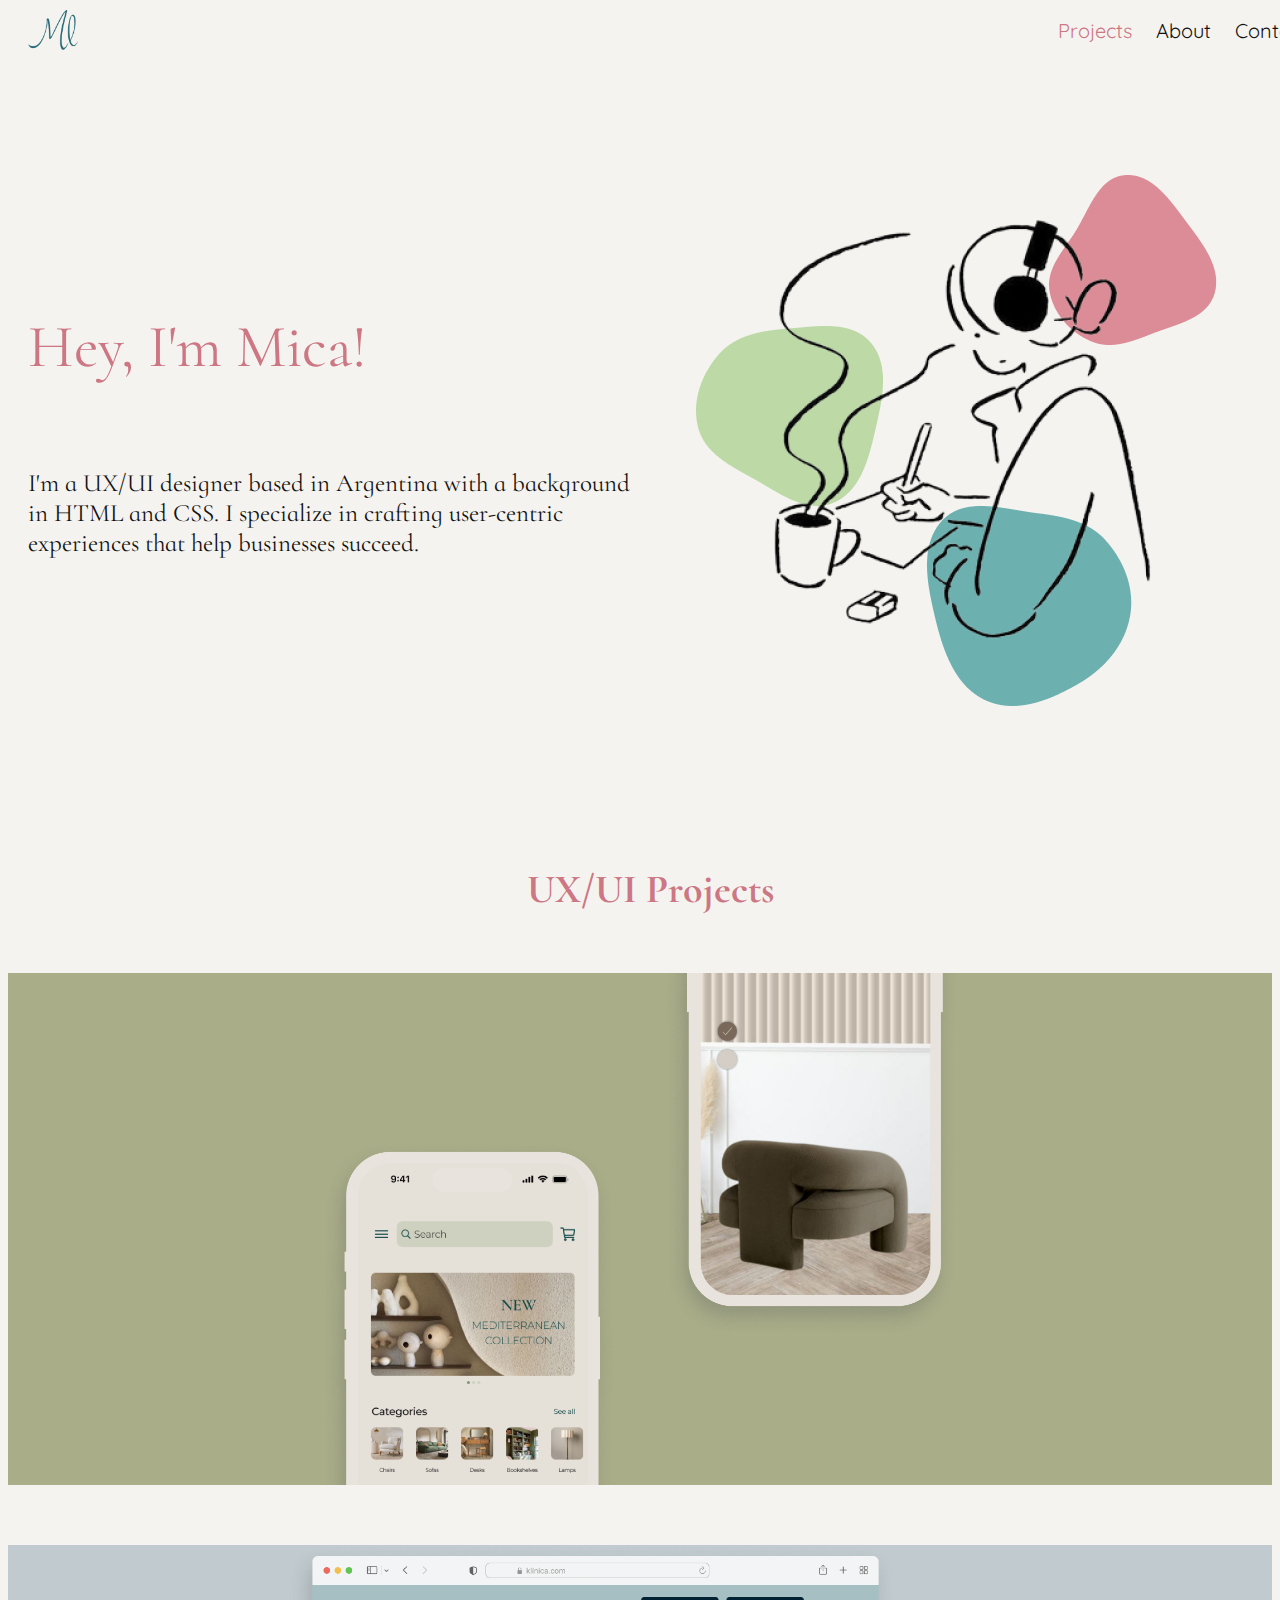
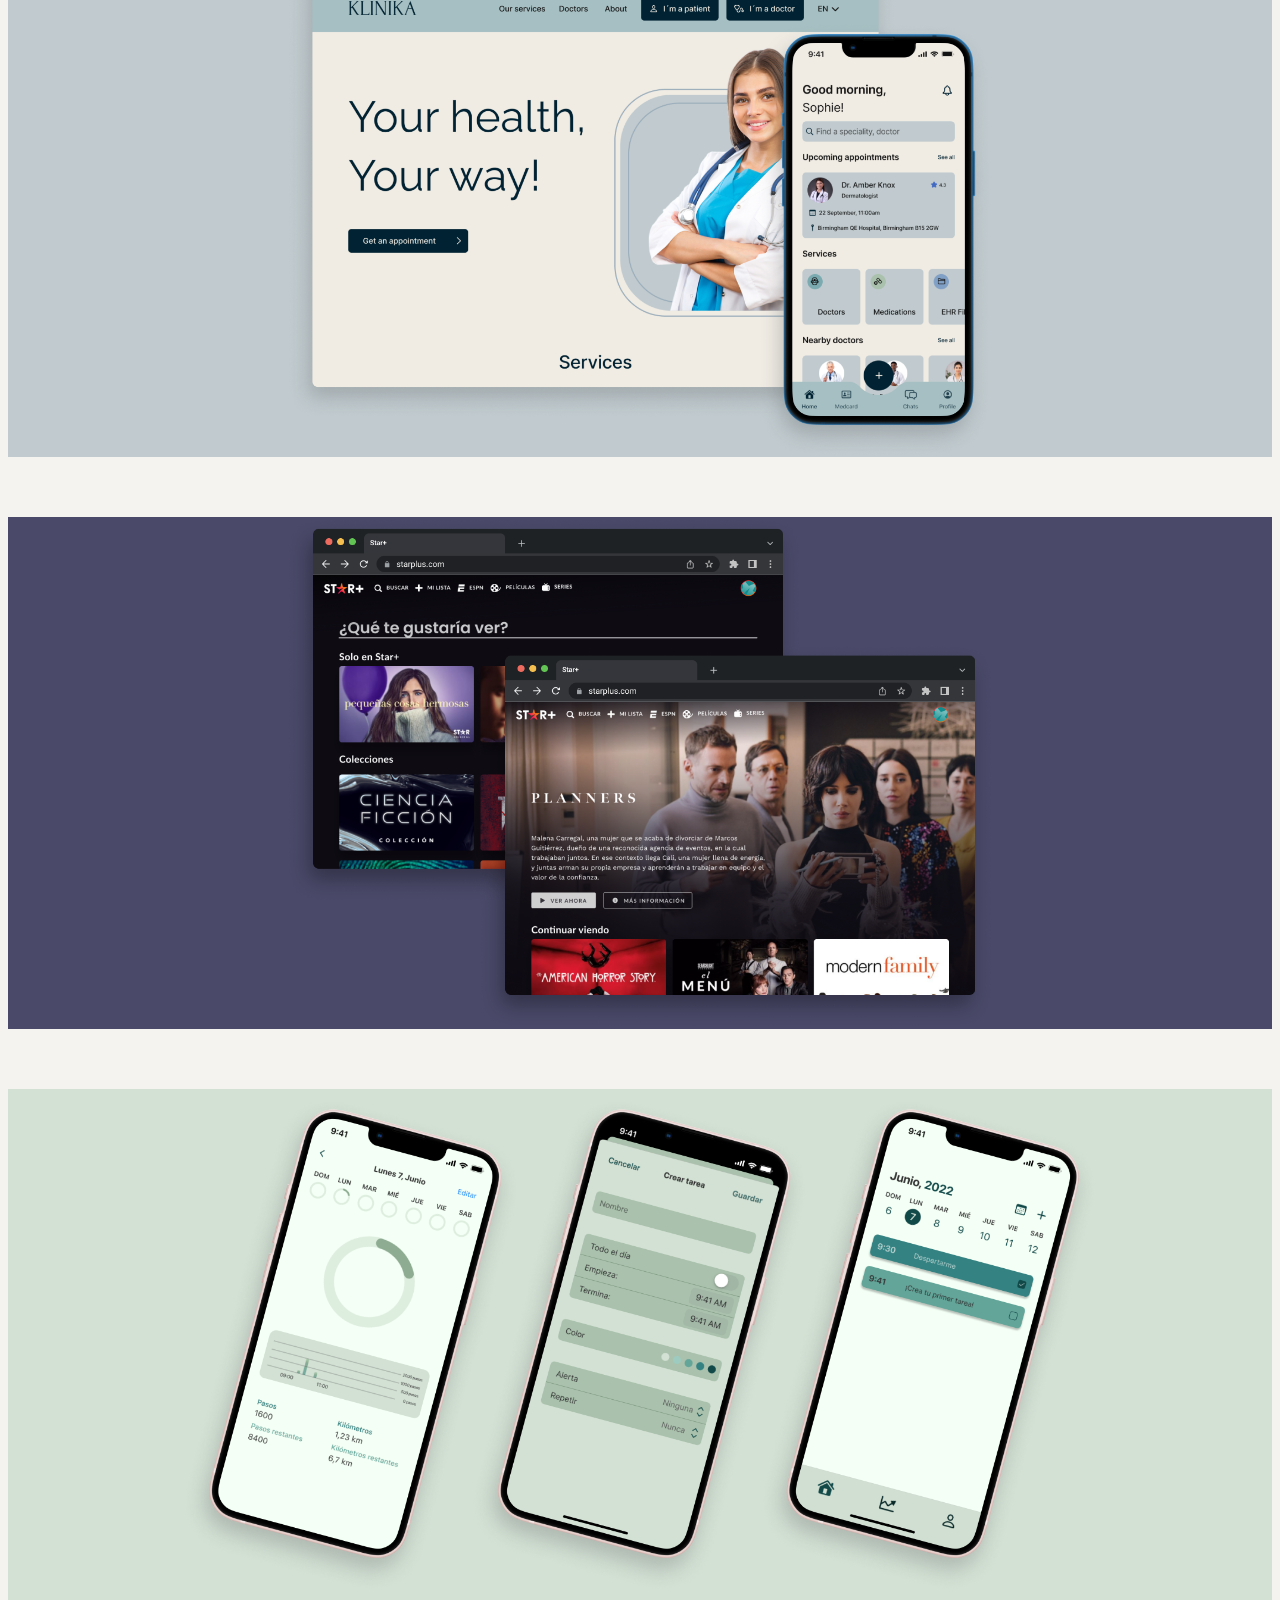
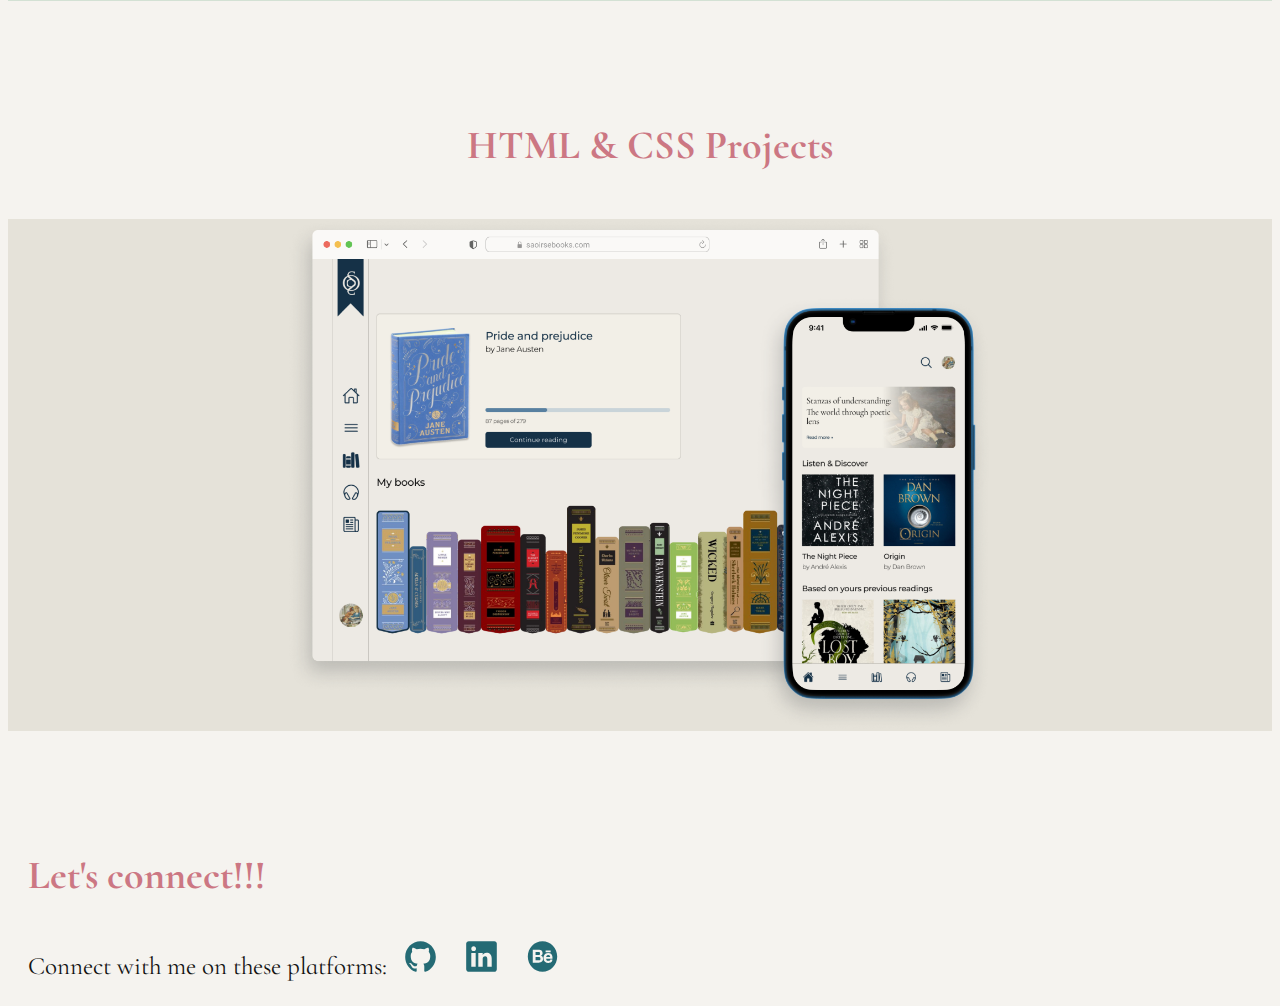
<file: index.html>
<!DOCTYPE html>
<html lang="en">

    <head>
        <meta charset="utf-8" />
        <meta name="viewport" content="width=device-width, initial-scale=1" />
        <meta name="description"
        content="Acá poner una DESCRIPCION DEL CONTENIDO DE LA PAGINA" />
        <meta name="keywords"
        content="Acá poner PALABRAS CLAVE PARA LOS BUSCADORES" />
        <title>Home</title>
        <link href="https://cdn.jsdelivr.net/npm/bootstrap@5.1.3/dist/css/bootstrap.min.css" rel="stylesheet"
        integrity="sha384-1BmE4kWBq78iYhFldvKuhfTAU6auU8tT94WrHftjDbrCEXSU1oBoqyl2QvZ6jIW3" crossorigin="anonymous" />
        <link rel="stylesheet" type="text/css" href="css/styles.css" />
    </head>

    <body>
        <header>
            <div class="logo">
                <img src="./img/logo.png" alt="logo" class="logo">
            </div>
            <nav>
                <a href="#" class="active">Projects</a>
                <a href="#">About</a>
                <a href="#">Contact</a>
            </nav>
        </header>

        <div class="intro">
            <div class="text1">
                    <p>Hey, I'm Mica!</p>
            </div>
            <div class="text2">
                    <p>I'm a UX/UI designer based in Argentina with a background in HTML and CSS. I specialize in crafting user-centric experiences that help businesses succeed.</p>
            </div>
            <div class="img1">            
                <img src="./img/intro.png" alt="introimg" class="introimg">
            </div>
        </div>
        
        <div class="container">
            <h3 class="title2">UX/UI Projects </h3>
        </div>

        <a href="loom.html" class="container-link">
            <div class="container">
                <div class="loom">
                    <img src="img/loom.png"  alt="Original Image" class="original-image">
                    <img src="img/loom2.png" alt="Replace  Image" class="replacement-image hidden">
                </div>
            </div>
        </a>

        <a href="klinica.html" class="container-link">
           <div class="container">
               <div class="klinica">
                <img src="img/klinca.png"   alt="Original Image" class="original-image">
                <img src="img/klinica2.png" alt="Replace  Image" class="replacement-image hidden">
              </div>
          </div>
        </a>

        <div class="container">
            <div class="star">
                <img src="img/star.png"   alt="Original Image" class="original-image">
                <img src="img/star2.png" alt="Replace  Image" class="replacement-image hidden">
            </div>
        </div>

        <div class="container">
            <div class="intime">
                <img src="img/intime.png"   alt="Original Image" class="original-image">
                <img src="img/intime2.png" alt="Replace  Image" class="replacement-image hidden">
            </div>
        </div>

        <div class="title, container">
            <h3 class="title2">HTML & CSS Projects</h3>
        </div>

        <div class="container">
            <div class="saoirse">
                <img src="img/saoirse.png"   alt="Original Image" class="original-image">
                <img src="img/saoirse2.png" alt="Replace  Image" class="replacement-image hidden">
            </div>
        </div>

        <footer>
            <h3>Let's connect!!!</h3>
            <p class="text2">Connect with me on these platforms:
              <a href="https://github.com/micalemina"><img src="./img/github.svg" alt="github" class="icon"></a>
              <a href="https://www.linkedin.com/in/micaela-lemi%C3%B1a-6339a3241/"><img src="./img/linkedin.svg" alt="linkedin" class="icon"></a>
              <a href=""><img src="./img/behance.svg" alt="behance" class="icon"></a>
            </p>
        </footer>

        <script>
            // JavaScript to handle image replacement on hover for multiple divs
            document.addEventListener('DOMContentLoaded', function () {
                function handleImageReplacement(imageContainerClass, originalImageClass, replacementImageClass) {
                    const imageContainer = document.querySelector('.' + imageContainerClass);
                    const originalImage = imageContainer.querySelector('.' + originalImageClass);
                    const replacementImage = imageContainer.querySelector('.' + replacementImageClass);
    
                    imageContainer.addEventListener('mouseenter', function () {
                        originalImage.classList.add('hidden');
                        replacementImage.classList.remove('hidden');
                    });
    
                    imageContainer.addEventListener('mouseleave', function () {
                        originalImage.classList.remove('hidden');
                        replacementImage.classList.add('hidden');
                    });
                }
                handleImageReplacement('loom', 'original-image', 'replacement-image');
                handleImageReplacement('klinica', 'original-image', 'replacement-image');
                handleImageReplacement('star', 'original-image', 'replacement-image');
                handleImageReplacement('intime', 'original-image', 'replacement-image');
                handleImageReplacement('saoirse', 'original-image', 'replacement-image');
            });
        </script>

        <script src="https://cdn.jsdelivr.net/npm/@popperjs/core@2.10.2/dist/umd/popper.min.js"
            integrity="sha384-7+zCNj/IqJ95wo16oMtfsKbZ9ccEh31eOz1HGyDuCQ6wgnyJNSYdrPa03rtR1zdB" crossorigin="anonymous">
        </script>
        <script src="https://cdn.jsdelivr.net/npm/bootstrap@5.1.3/dist/js/bootstrap.min.js"
            integrity="sha384-QJHtvGhmr9XOIpI6YVutG+2QOK9T+ZnN4kzFN1RtK3zEFEIsxhlmWl5/YESvpZ13" crossorigin="anonymous">
        </script>
    </body>
</html>
</file>
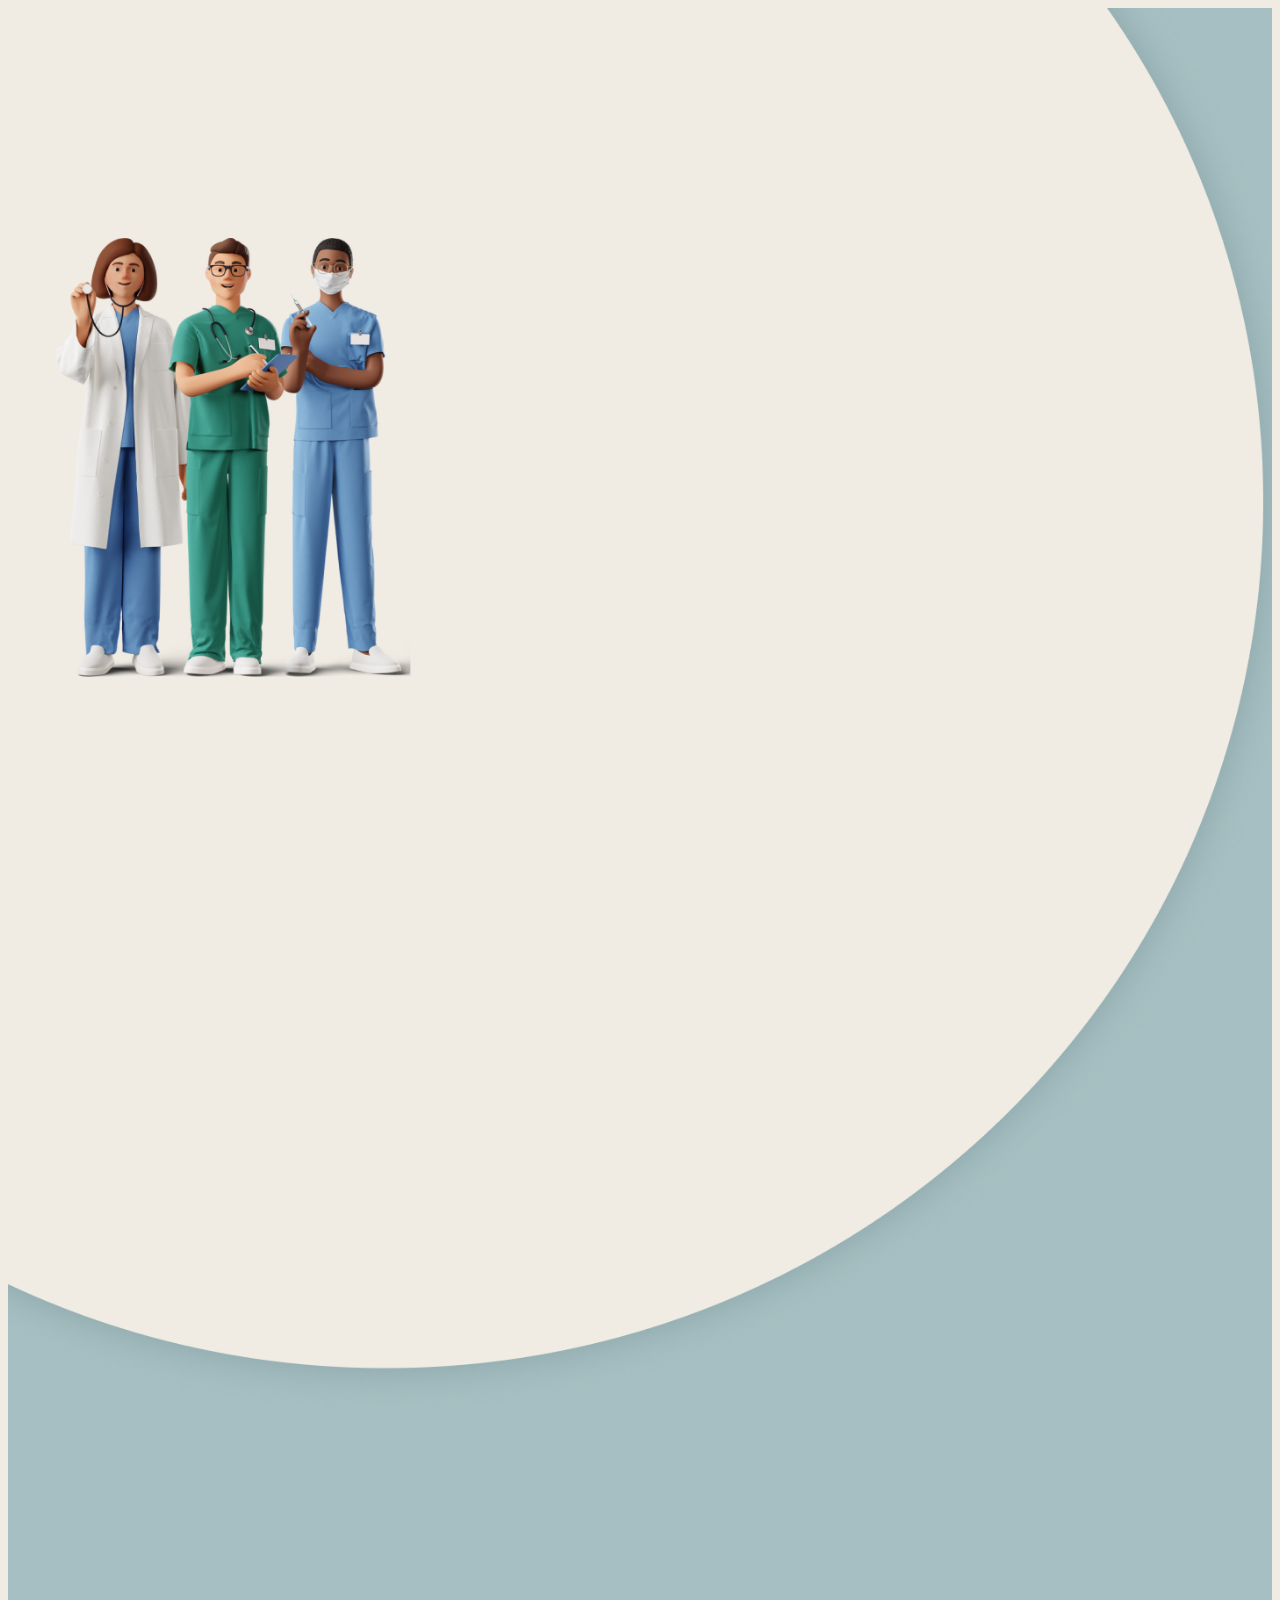
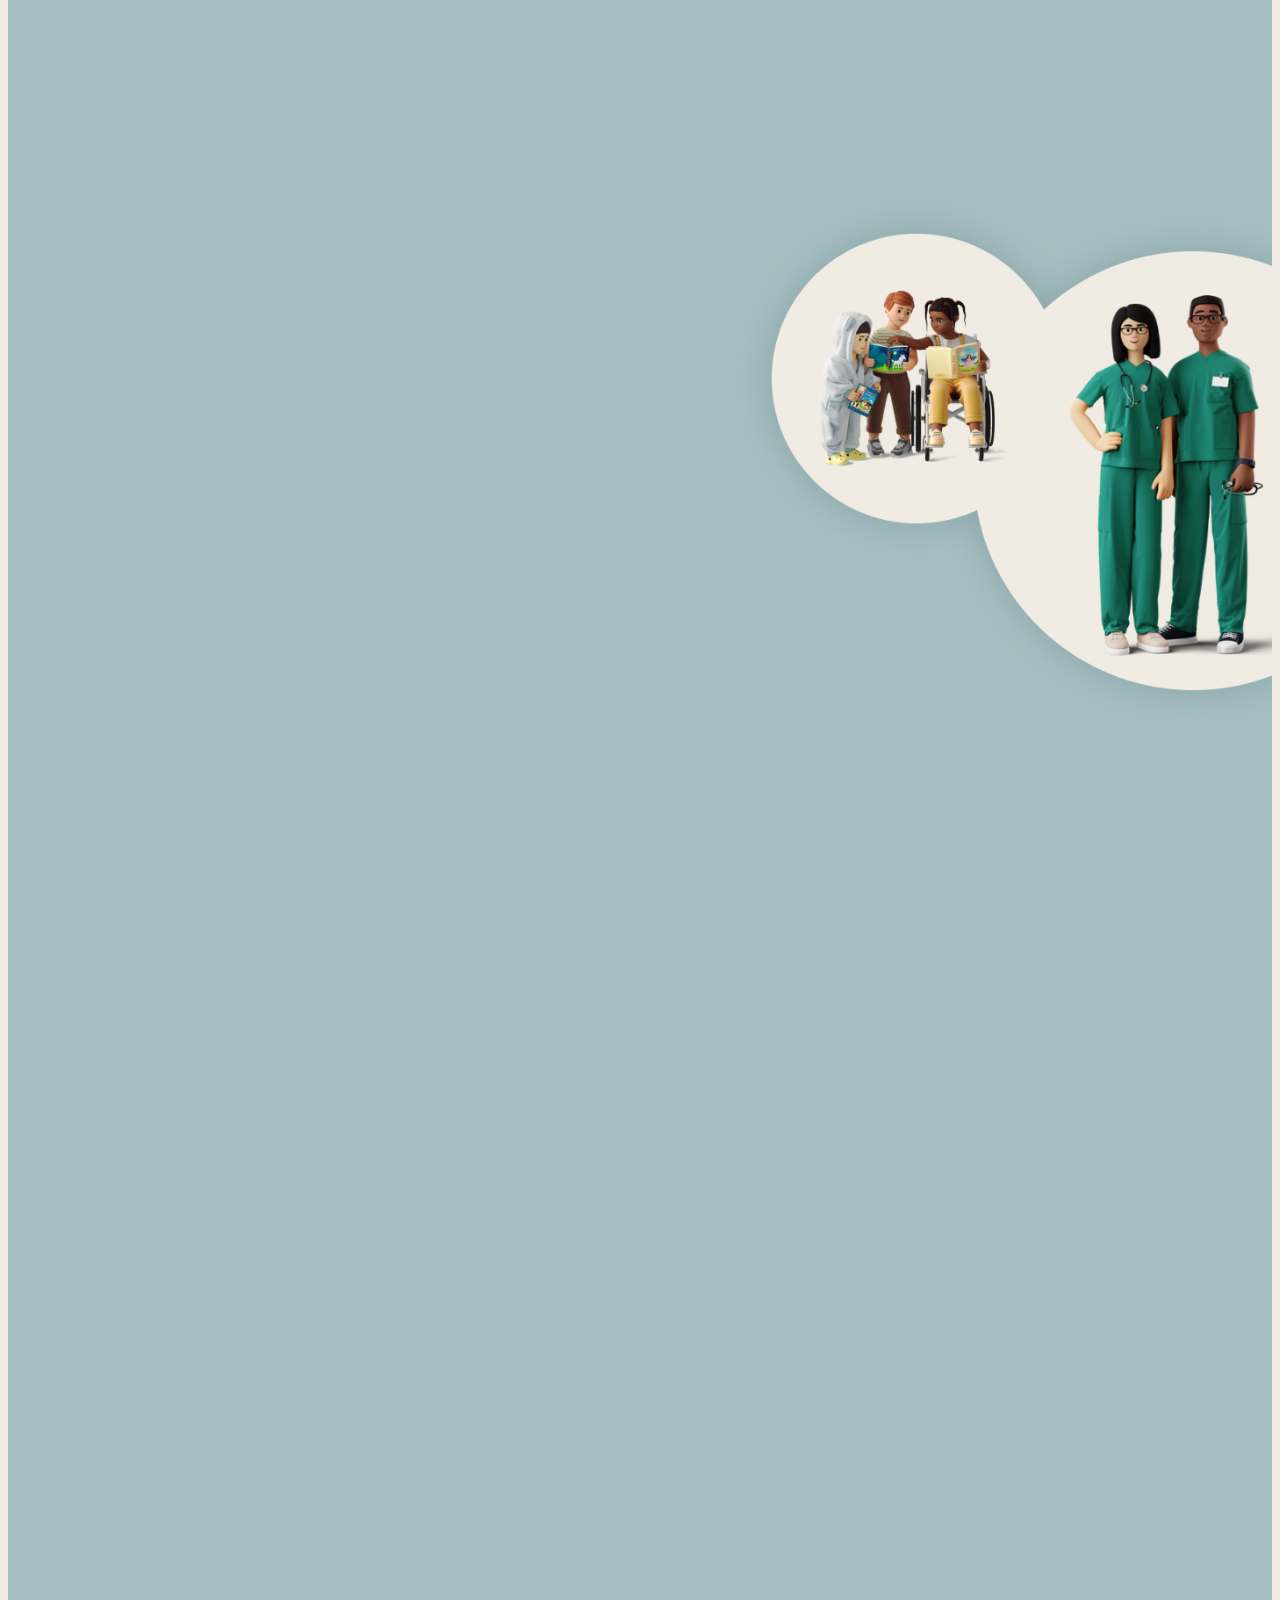
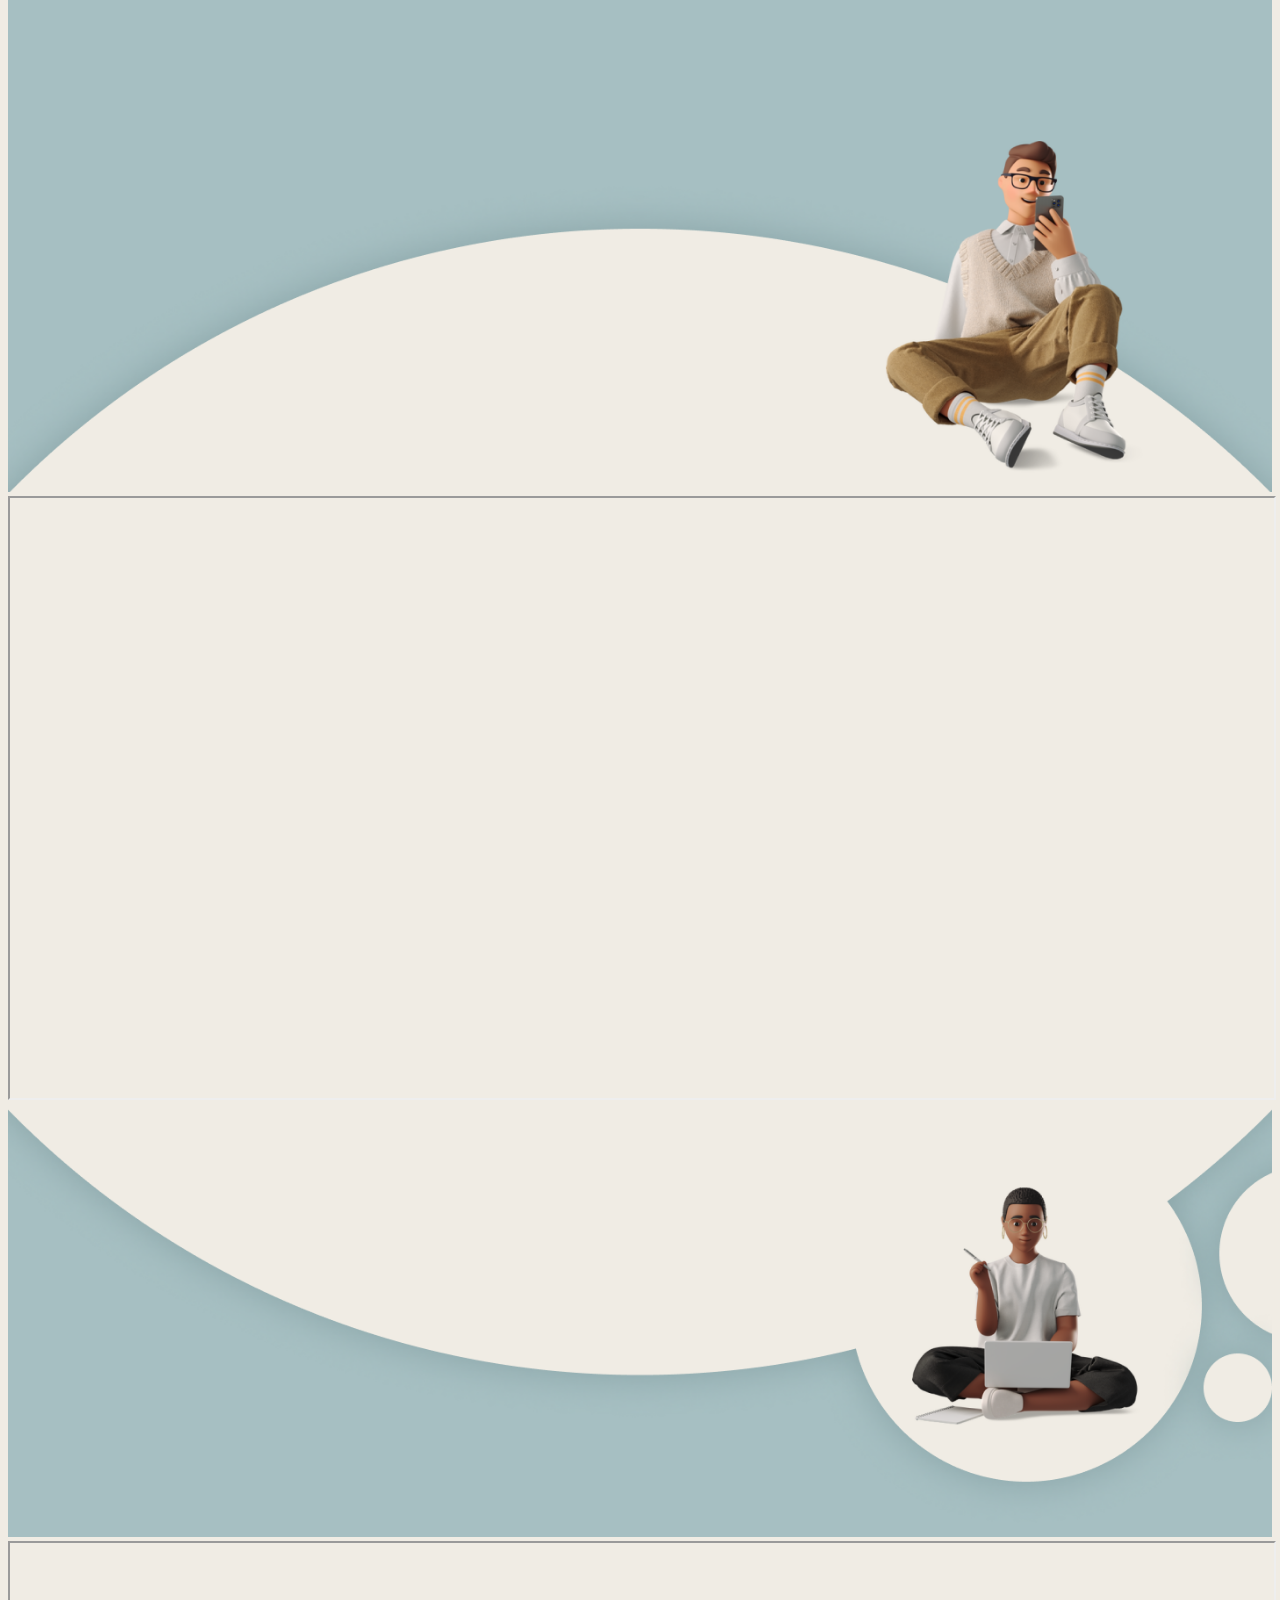
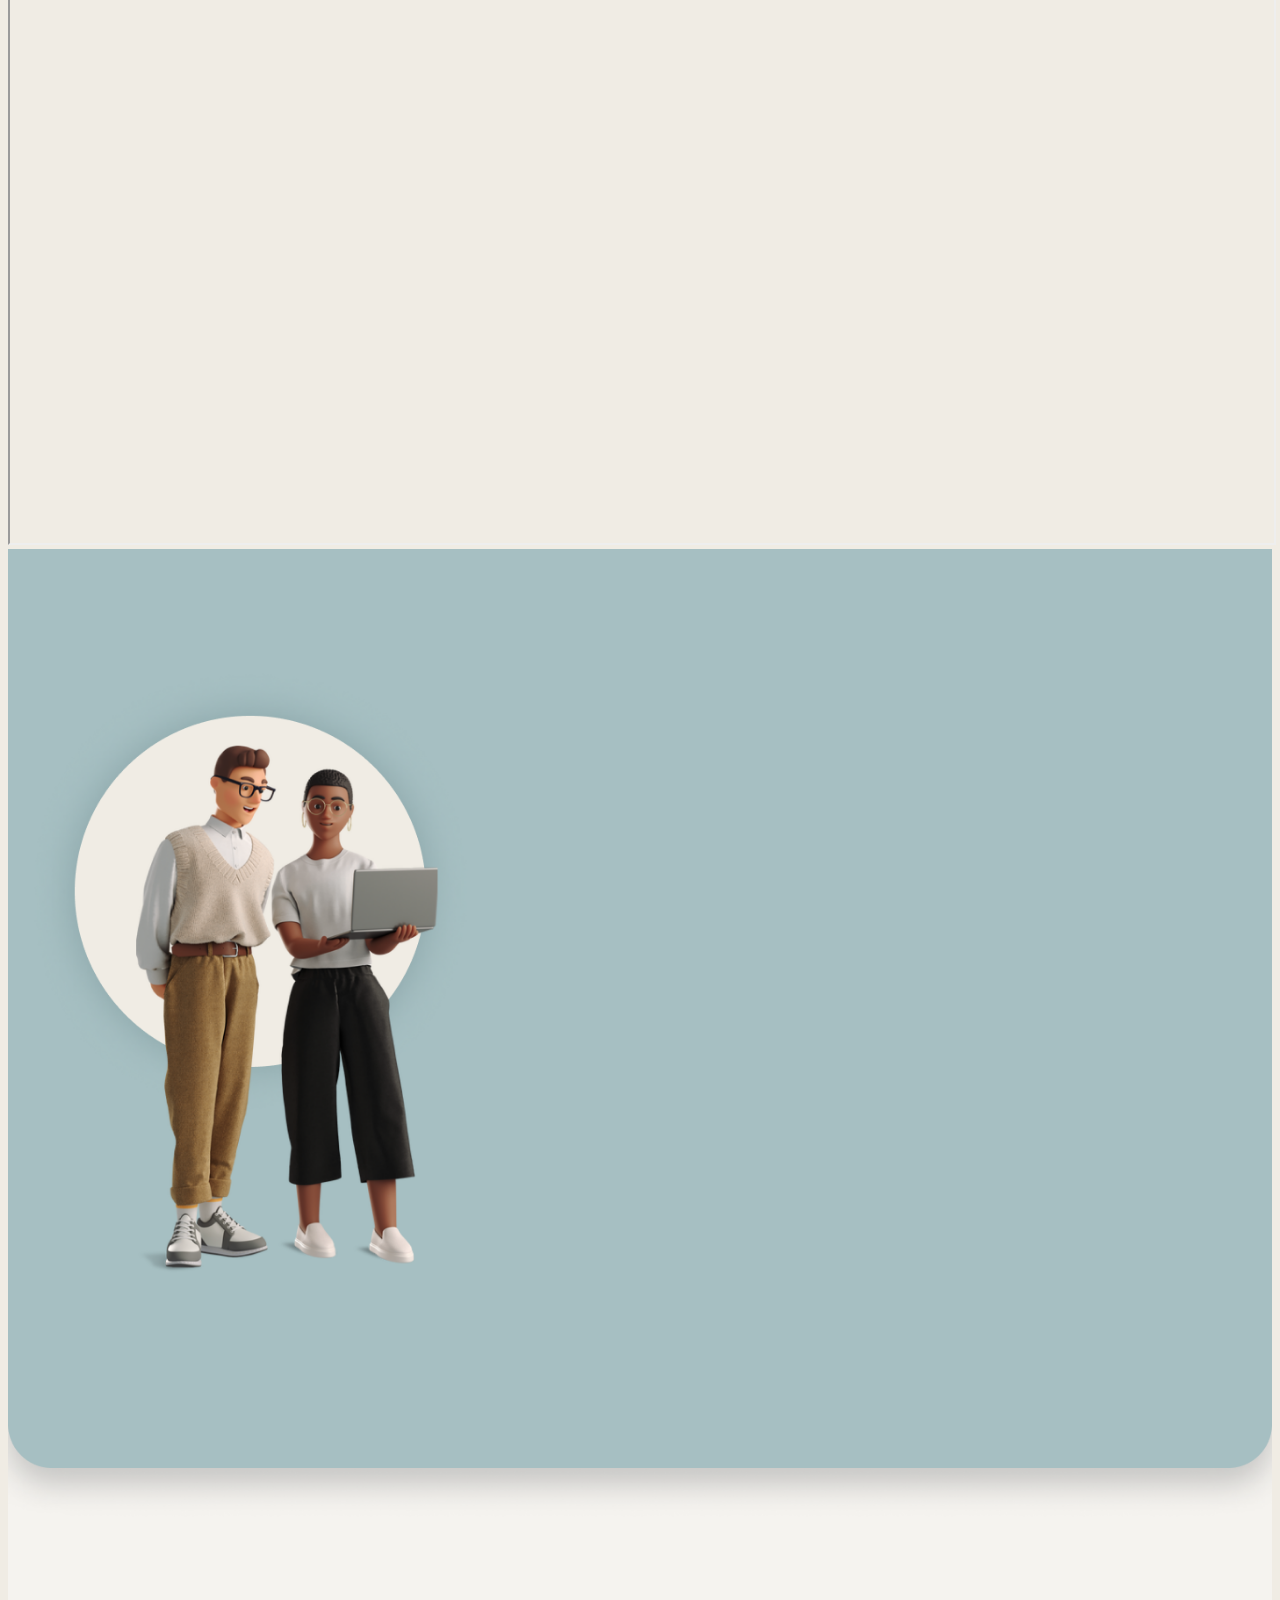
<file: klinica.html>
<!DOCTYPE html>
<html lang="en">

    <head>
        <meta charset="utf-8" />
        <meta name="viewport" content="width=device-width, initial-scale=1" />
        <meta name="description"
        content="Acá poner una DESCRIPCION DEL CONTENIDO DE LA PAGINA" />
        <title>Klinica</title>
        <link href="https://cdn.jsdelivr.net/npm/bootstrap@5.1.3/dist/css/bootstrap.min.css" rel="stylesheet"
        integrity="sha384-1BmE4kWBq78iYhFldvKuhfTAU6auU8tT94WrHftjDbrCEXSU1oBoqyl2QvZ6jIW3" crossorigin="anonymous" />
        <link rel="stylesheet" type="text/css" href="css/klinica.css" />
    </head>

    <body>
        <img src="./img/klinica/background1.png" alt="background1" class="background">

        <iframe class="prototype"
            src="https://www.figma.com/embed?embed_host=share&amp;url=https%3A%2F%2Fwww.figma.com%2Fproto%2FbRdQnlyWWehoRQbuwGENaJ%2FKlinika%3Fpage-id%3D437%253A2778%26type%3Ddesign%26node-id%3D447-739%26viewport%3D261%252C267%252C0.12%26t%3DayQuwbn2NV5GqH5i-1%26scaling%3Dscale-down%26starting-point-node-id%3D447%253A739%26mode%3Ddesign"
            allowfullscreen>
        </iframe>

        <img src="./img/klinica/Background2.png" alt="background2" class="background">

        <iframe class="prototype"
            src="https://www.figma.com/embed?embed_host=share&url=https%3A%2F%2Fwww.figma.com%2Fproto%2FbRdQnlyWWehoRQbuwGENaJ%2FKlinika%3Fpage-id%3D437%253A2779%26type%3Ddesign%26node-id%3D799-1862%26viewport%3D419%252C220%252C0.07%26t%3DfuFPRXOD5KGaqM8W-1%26scaling%3Dscale-down-width%26mode%3Ddesign" 
            allowfullscreen>
        </iframe>

        <img src="./img/klinica/background3.png" alt="background3" class="background">

        <script src="https://cdn.jsdelivr.net/npm/@popperjs/core@2.10.2/dist/umd/popper.min.js"
            integrity="sha384-7+zCNj/IqJ95wo16oMtfsKbZ9ccEh31eOz1HGyDuCQ6wgnyJNSYdrPa03rtR1zdB" crossorigin="anonymous">
        </script>
        <script src="https://cdn.jsdelivr.net/npm/bootstrap@5.1.3/dist/js/bootstrap.min.js"
            integrity="sha384-QJHtvGhmr9XOIpI6YVutG+2QOK9T+ZnN4kzFN1RtK3zEFEIsxhlmWl5/YESvpZ13" crossorigin="anonymous">
        </script>
    </body>
</html>
</file>
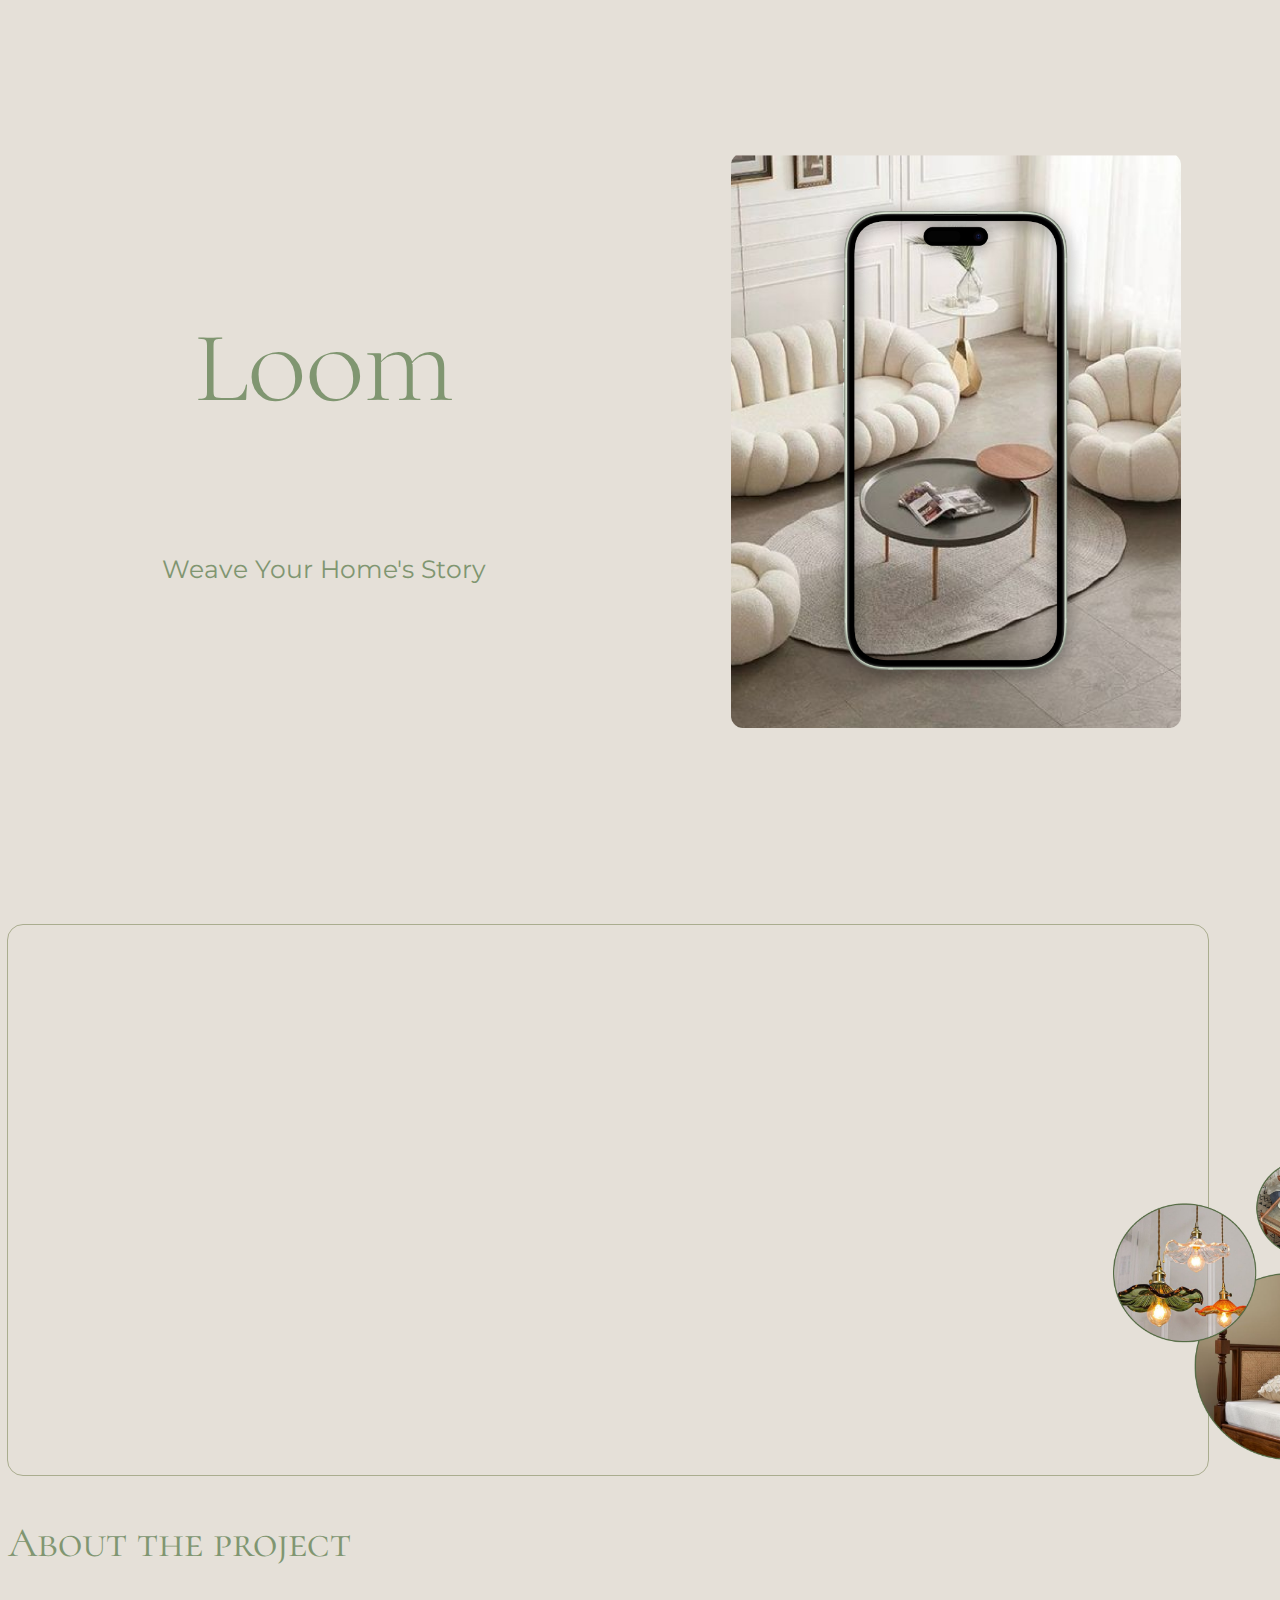
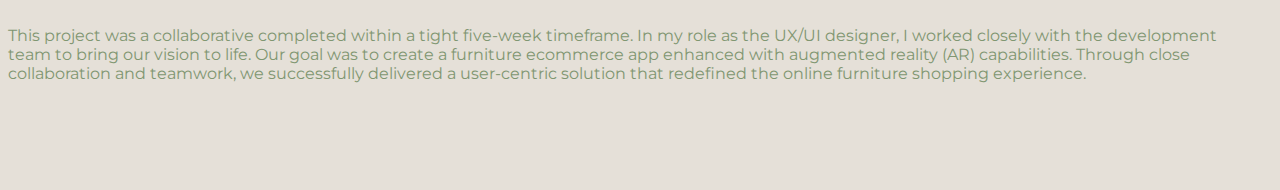
<file: loom.html>
<!DOCTYPE html>
<html lang="en">

    <head>
        <meta charset="utf-8" />
        <meta name="viewport" content="width=device-width, initial-scale=1" />
        <meta name="description"
        content="Acá poner una DESCRIPCION DEL CONTENIDO DE LA PAGINA" />
        <title>Loom</title>
        <link href="https://cdn.jsdelivr.net/npm/bootstrap@5.1.3/dist/css/bootstrap.min.css" rel="stylesheet"
        integrity="sha384-1BmE4kWBq78iYhFldvKuhfTAU6auU8tT94WrHftjDbrCEXSU1oBoqyl2QvZ6jIW3" crossorigin="anonymous" />
        <link rel="stylesheet" type="text/css" href="css/loom.css" />
    </head>

    <body>
        <div class="intro">
            <div class="text1">
                    <p>Loom</p>
            </div>
            <div class="text2">
                    <p>Weave Your Home's Story</p>
            </div>
            <div class="img1">            
                <img src="./img/loom/Cover.png" alt="coverimg" class="coverimg">
            </div>
        </div>
      
        <div class="container">
            <div class="about"></div>
               <div class="title">
                   <p>About the project</p>
               </div>
               <div class="text">
                   <p>This project was a collaborative completed within a tight
                    five-week timeframe. In my role as the UX/UI designer, I 
                    worked closely with the development team to bring our
                    vision to life. Our goal was to create a furniture 
                    ecommerce app enhanced with augmented reality (AR) 
                    capabilities. Through close collaboration and teamwork,
                     we successfully delivered a user-centric solution that
                    redefined the online furniture shopping experience.</p>
               </div>
               <div class="img1">            
                  <img src="./img/loom/About.png" alt="aboutimg" class="aboutimg">
              </div>
            </div>
        </div>

        <script src="https://cdn.jsdelivr.net/npm/@popperjs/core@2.10.2/dist/umd/popper.min.js"
            integrity="sha384-7+zCNj/IqJ95wo16oMtfsKbZ9ccEh31eOz1HGyDuCQ6wgnyJNSYdrPa03rtR1zdB" crossorigin="anonymous">
        </script>
        <script src="https://cdn.jsdelivr.net/npm/bootstrap@5.1.3/dist/js/bootstrap.min.js"
            integrity="sha384-QJHtvGhmr9XOIpI6YVutG+2QOK9T+ZnN4kzFN1RtK3zEFEIsxhlmWl5/YESvpZ13" crossorigin="anonymous">
        </script>
    </body>
</html>
</file>
<file: css/styles.css>
@import url(https://fonts.googleapis.com/css?family=Quicksand:300,regular,500,600,700);
@import url(https://fonts.googleapis.com/css?family=Cormorant:300,regular,500,600,700,300italic,italic,500italic,600italic,700italic);
@import url(https://fonts.googleapis.com/css?family=Cormorant+Infant:300,300italic,regular,italic,500,500italic,600,600italic,700,700italic);

body {
    background-color: #F5F3EF;
}

header {
   display: flex;
   justify-content: space-between;
   align-items: center;
   padding: 10px 20px;
   background-color: #F5F3EF;
   top: 0;
   position: fixed;
   width: 100%;
}

.logo {
   height: 40px; 
   width: 50px;
}

nav a {
   font-family: 'Quicksand';
   text-decoration: none;
   color: #121212;
   font-size: 20px;
   margin-left: 20px;
}

nav a.active {
   color: #cc7783;
}

nav a.active:hover {
    color: #246A74;
 }

nav a:hover {
   color: #cc7783;
}

.intro {
   display: grid;
   grid-template-columns: 1fr 1fr 1fr 1fr;
   grid-template-rows: 1fr 1fr 1fr 1fr;
   height: 85vh;
   margin-top: 60px;
}

.text1 {
   font-family: 'Cormorant';
   color: #cc7783;
   font-size: 60px;
   font-weight: 'semibold';
   align-items: center;
   grid-column: 1 / 3;
   grid-row: 2 / 3;
   margin-left: 20px;
}

.text2 {
   font-family: 'Cormorant Infant';
   color: #121212;
   font-size: 25px;
   align-items: center;
   grid-column: 1 / 3;
   grid-row: 3 / 4;
   margin-left: 20px;
}

.img1 {
   grid-column: 3 / 5;
   grid-row: 1 / 5;
   align-self: center;
   justify-self: center;
}

.introimg{
   width: 100%;
   max-height: 70vh;
   max-width: 50vw;
}

h3 {
   font-family: 'Cormorant';
   color: #cc7783;
   font-size: 40px;
   margin-left: 20px;
}

.title2 {
    text-align: center;  
    margin-bottom: 30px;
}

.icon {
    height: 35px;
    width: 35px;
    margin-right: 10px;
    margin-left: 10px;
}

.icon:hover {
    height: 40px;
    width: 40px;
}

.container {
    display: flex;
    justify-content: center;
}

.loom {
    overflow: hidden;
    height: 40vw; 
    width: 100%; 
    background-color: #A9AD88; 
    margin-top: 30px;
    margin-bottom: 30px;
    display: flex;
    justify-content: center;
}

.hidden {
    display: none;
}

.klinica {
    overflow: hidden;
    height: 40vw; 
    width: 100%; 
    background-color: #C1CBCF; 
    margin-top: 30px;
    margin-bottom: 30px;
    display: flex;
    justify-content: center;
}

.star {
    overflow: hidden;
    height: 40vw; 
    width: 100%; 
    background-color: #4A4969; 
    margin-top: 30px;
    margin-bottom: 30px;
    display: flex;
    justify-content: center;
}

.intime {
    overflow: hidden;
    height: 40vw; 
    width: 100%; 
    background-color: #D3E1D4; 
    margin-top: 30px;
    margin-bottom: 80px;
    display: flex;
    justify-content: center;
}

.saoirse {
    overflow: hidden;
    height: 40vw; 
    width: 100%; 
    background-color: #E5E2D9; 
    margin-top: 20px;
    margin-bottom: 80px;
    display: flex;
    justify-content: center;
}

.mockup {
    object-fit:scale-down;
    height: 100%;
    width: 100%;
}
</file>
<file: css/klinica.css>
body {
    background-color: #F0ECE4;
}

.background {
    width: 100%;
}

.prototype {
    width: 100%; 
    height: 600px;
}
</file>
<file: css/loom.css>
@import url(https://fonts.googleapis.com/css?family=Cormorant+Unicase:300,regular,500,600,700);
@import url(https://fonts.googleapis.com/css?family=Montserrat:100,200,300,regular,500,600,700,800,900,100italic,200italic,300italic,italic,500italic,600italic,700italic,800italic,900italic);
@import url(https://fonts.googleapis.com/css?family=Cormorant+SC:300,regular,500,600,700);
@import url(https://fonts.googleapis.com/css?family=Cormorant:300,regular,500,600,700,300italic,italic,500italic,600italic,700italic);
@import url(https://fonts.googleapis.com/css?family=Quicksand:300,regular,500,600,700);

body {
    background-image: url('../img/loom/Background.png');
}

.intro {
    display: grid;
    grid-template-columns: 1fr 1fr 1fr 1fr;
    grid-template-rows: 1fr 1fr 1fr 1fr;
    height: 85vh;
    margin-top: 60px;
}

.text1 {
    font-family: 'Cormorant Unicase';
    color: #809671;
    font-size: 100px;
    font-weight: 'regular';
    align-items: center;
    grid-column: 1 / 3;
    grid-row: 2 / 3;
    text-align: center;
}
 
.text2 {
    font-family: 'Montserrat';
    color: #809671;
    font-size: 25px;
    align-items: center;
    grid-column: 1 / 3;
    grid-row: 3 / 4;
    text-align: center;
}

.img1 {
    grid-column: 3 / 5;
    grid-row: 1 / 5;
    align-self: center;
    justify-self: center;
}

.coverimg{
    width: 450px;
    height: 575px;
}

.container {
    display: flex;
    justify-content: center; 
    align-items: center;
    margin-top: 100px; 
    margin-bottom: 100px;
    display: grid;
    grid-template-columns: 1fr 1fr 1fr 1fr;
    grid-template-rows: 1fr 1fr 1fr 1fr;
    height: 85vh;
}

.about {
    width: 1200px;
    height: 550px;
    outline: 1px solid #AAAD8F; 
    border-radius: 15px;
}

.title {
    font-family: 'Cormorant SC';
    color: #809671;
    font-size: 42px;
    font-weight: 'Medium';
    align-items: center;
    grid-column: 1 / 3;
    grid-row: 2 / 3;
}
 
.text {
    font-family: 'Montserrat';
    color: #809671;
    font-size: 16px;
    align-items: center;
    grid-column: 1 / 3;
    grid-row: 3 / 4;
}

.aboutimg{
    width: 275px;
    height: 300px;
}
</file>
